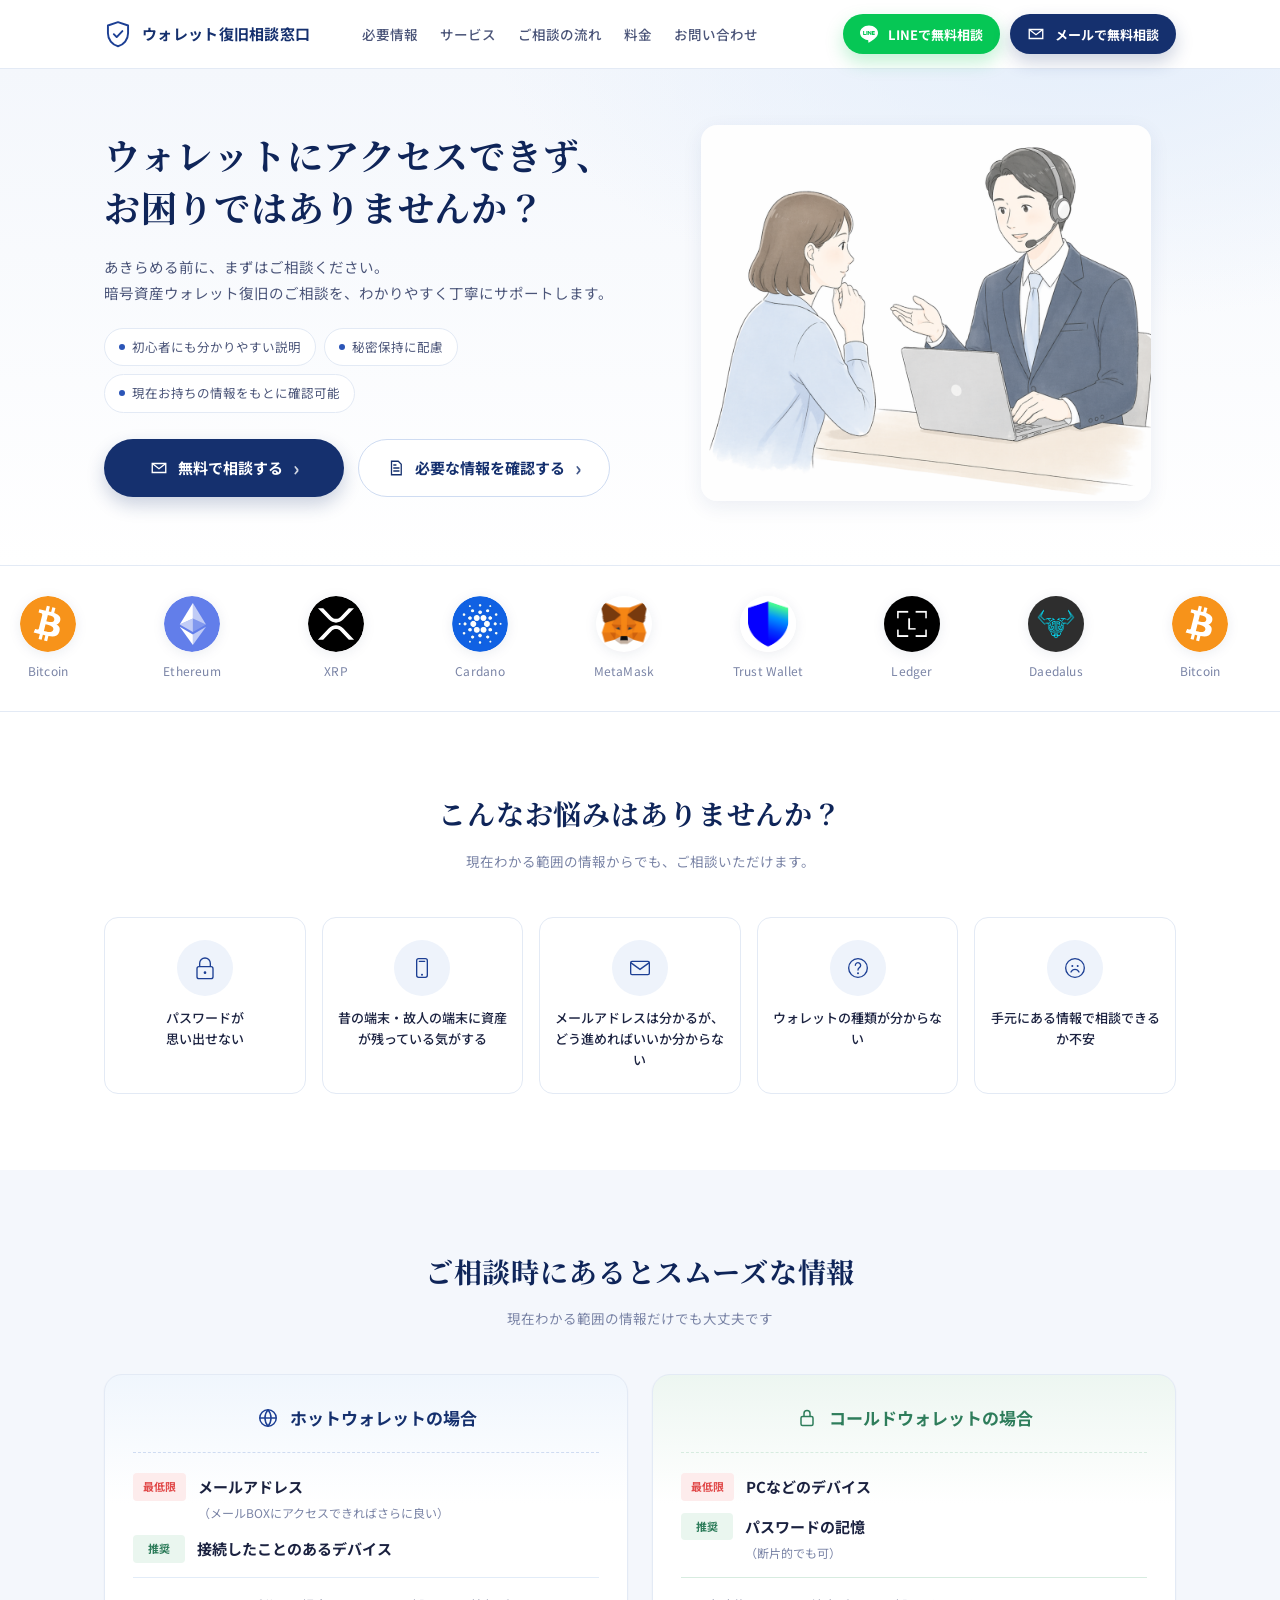
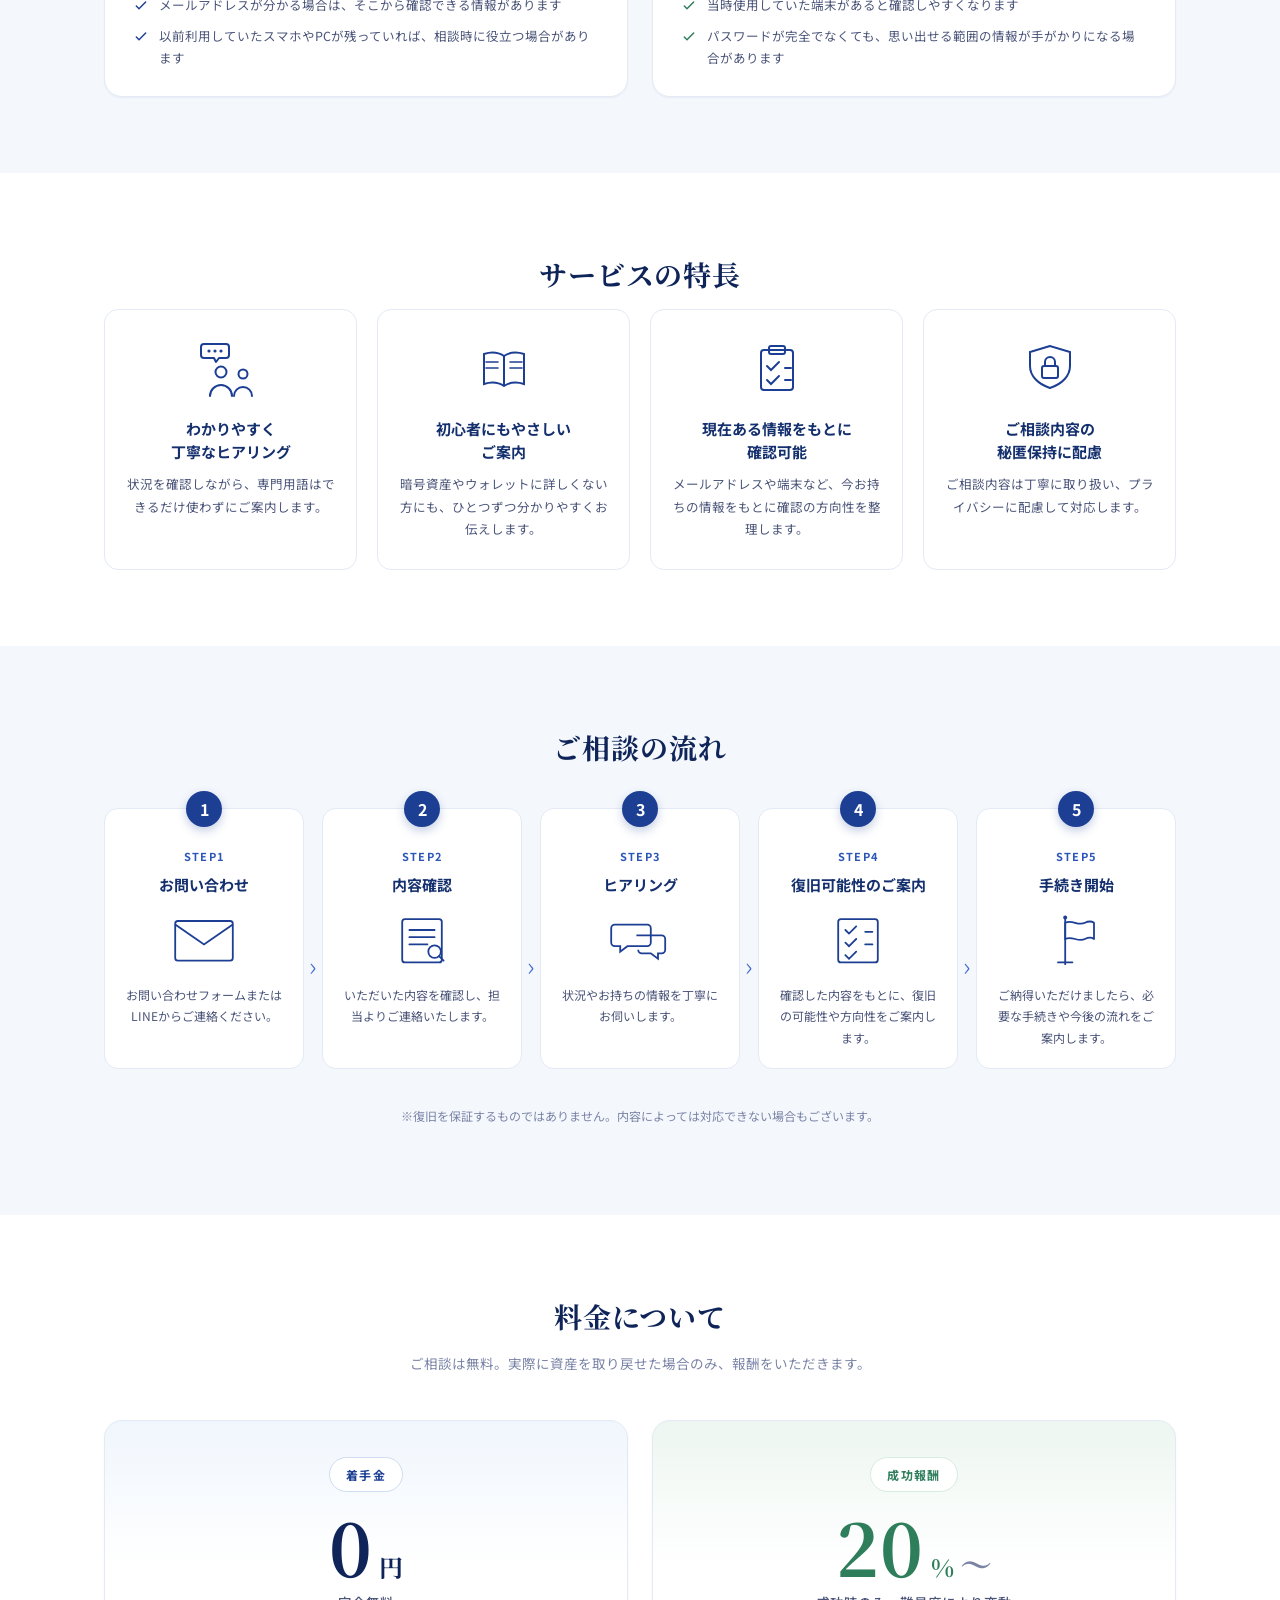
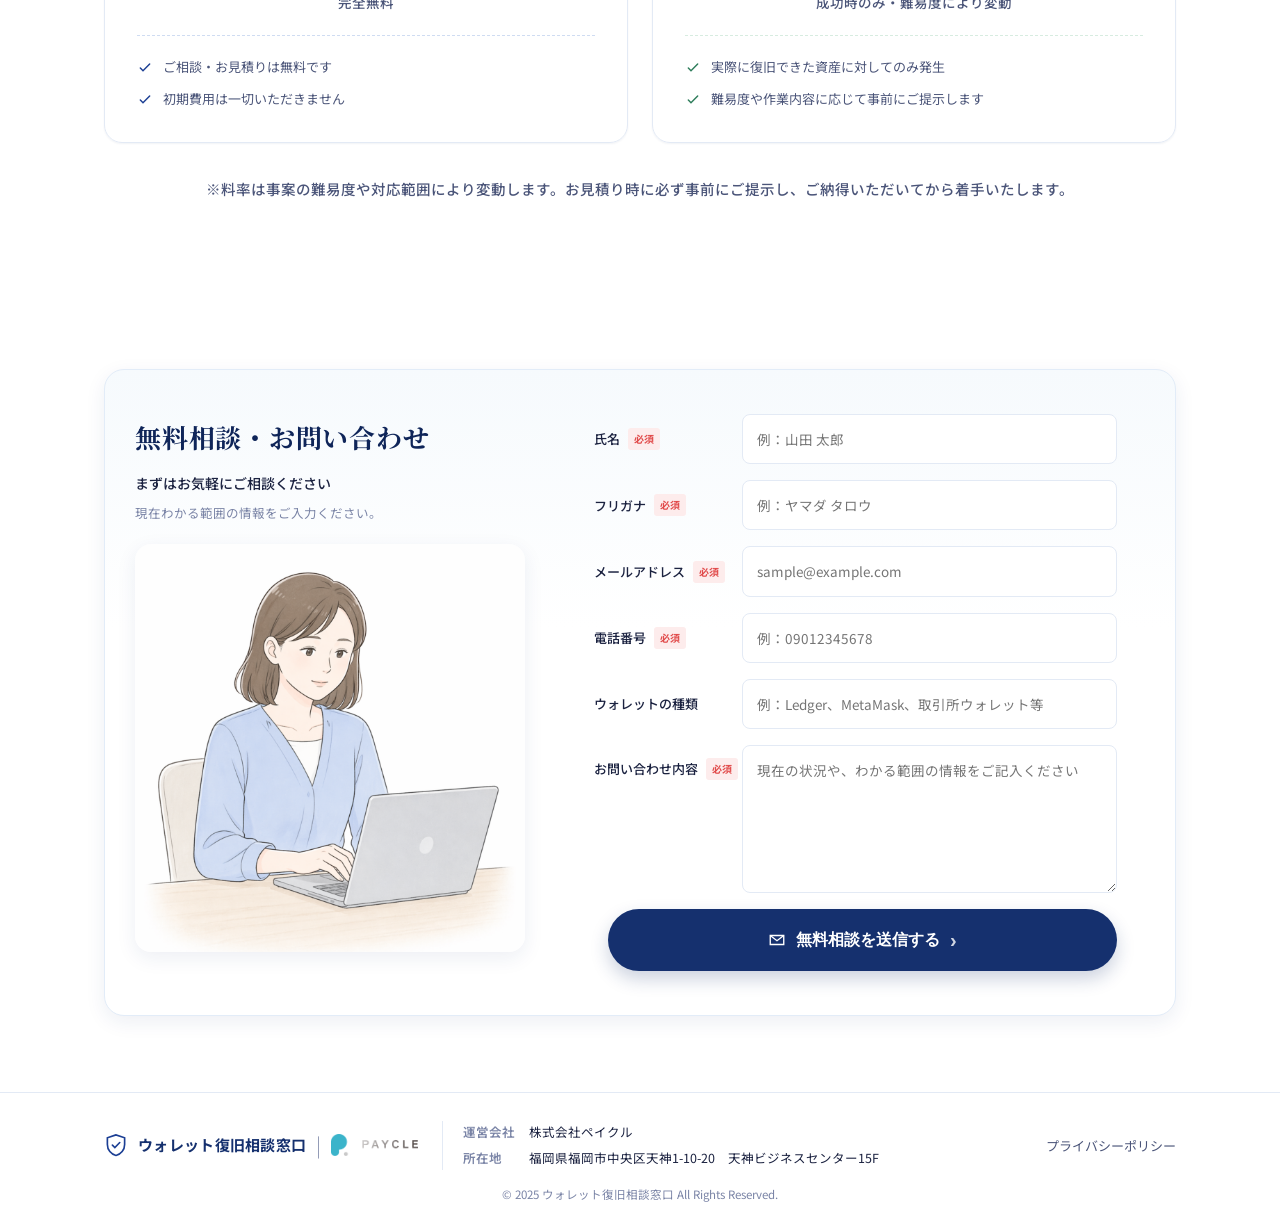
<file: index.html>
<!doctype html>
<html lang="ja">
<head>
<meta charset="utf-8" />
<meta name="viewport" content="width=device-width,initial-scale=1" />
<meta http-equiv="Cache-Control" content="no-cache, no-store, must-revalidate" />
<meta http-equiv="Pragma" content="no-cache" />
<meta http-equiv="Expires" content="0" />
<title>ウォレット復旧相談窓口｜暗号資産ウォレット復旧の無料相談</title>
<link rel="preconnect" href="https://fonts.googleapis.com">
<link rel="preconnect" href="https://fonts.gstatic.com" crossorigin>
<link rel="stylesheet" href="https://fonts.googleapis.com/css2?family=Noto+Sans+JP:wght@400;500;700&family=Noto+Serif+JP:wght@600;700&display=swap">
<link rel="stylesheet" href="styles.css?v=20260427c" />
</head>
<body>

<!-- ============== HEADER ============== -->
<header class="site-header">
  <div class="container header-inner">
    <div class="brand">
      <a class="brand-main" href="#">
        <span class="brand-mark" aria-hidden="true">
          <svg viewBox="0 0 32 32" width="28" height="28"><path d="M16 2.5 4.5 6.3v8.9c0 7.4 4.9 13.3 11.5 14.8 6.6-1.5 11.5-7.4 11.5-14.8V6.3L16 2.5Z" fill="none" stroke="#1C3F94" stroke-width="2.2" stroke-linejoin="round"/><path d="M11.2 16.2l3.3 3.3 6.5-6.8" fill="none" stroke="#1C3F94" stroke-width="2.2" stroke-linecap="round" stroke-linejoin="round"/></svg>
        </span>
        <span class="brand-name">ウォレット復旧相談窓口</span>
      </a>
    </div>
    <nav class="nav" aria-label="メイン">
      <a href="#info">必要情報</a>
      <a href="#service">サービス</a>
      <a href="#flow">ご相談の流れ</a>
      <a href="#pricing">料金</a>
      <a href="#contact">お問い合わせ</a>
    </nav>
    <div class="header-ctas">
      <a href="https://lin.ee/v0mCxSg" class="btn btn-line btn-sm" target="_blank" rel="noopener">
        <svg viewBox="0 0 24 24" class="i" aria-hidden="true"><path fill="currentColor" d="M24 10.314C24 4.943 18.615.572 12 .572S0 4.943 0 10.314c0 4.811 4.27 8.842 10.035 9.608.391.082.923.258 1.058.59.12.301.079.766.038 1.08l-.164 1.02c-.045.301-.24 1.186 1.049.645 1.291-.539 6.916-4.078 9.436-6.975C23.176 14.393 24 12.458 24 10.314M8.038 13.012c0 .131-.107.24-.24.24H4.444c-.132 0-.24-.109-.24-.24V8.135c0-.131.108-.24.24-.24h.84c.132 0 .24.109.24.24v3.797h2.114c.133 0 .24.109.24.24v.84zm1.793 0c0 .131-.107.24-.24.24h-.84c-.132 0-.24-.109-.24-.24V8.135c0-.131.108-.24.24-.24h.84c.133 0 .24.109.24.24v4.877zm5.42 0c0 .131-.108.24-.24.24h-.84a.24.24 0 0 1-.196-.103l-2.225-3.005v2.868c0 .131-.107.24-.24.24h-.84c-.132 0-.24-.109-.24-.24V8.135c0-.131.108-.24.24-.24h.84c.078 0 .151.037.196.099l2.225 3.005V8.135c0-.131.108-.24.24-.24h.84c.132 0 .24.109.24.24v4.877zm4.351-4.037a.24.24 0 0 1-.24.24h-2.114v.815h2.114c.131 0 .24.109.24.24v.84c0 .132-.109.24-.24.24h-2.114v.814h2.114c.131 0 .24.109.24.24v.84c0 .131-.109.24-.24.24h-3.194c-.132 0-.24-.109-.24-.24V8.135c0-.131.108-.24.24-.24h3.194c.131 0 .24.109.24.24v.84z"/></svg>
        LINEで無料相談
      </a>
      <a href="#contact" class="btn btn-primary btn-sm">
        <svg viewBox="0 0 24 24" class="i" aria-hidden="true"><path d="M3 6h18v12H3z" fill="none" stroke="currentColor" stroke-width="1.8"/><path d="m3 6 9 7 9-7" fill="none" stroke="currentColor" stroke-width="1.8"/></svg>
        メールで無料相談
      </a>
    </div>
  </div>
</header>

<!-- ============== HERO ============== -->
<section class="hero">
  <div class="container hero-grid">
    <div class="hero-copy">
      <h1 class="hero-title">
        ウォレットにアクセスできず、<br/>
        お困りではありませんか？
      </h1>
      <p class="hero-sub">
        あきらめる前に、まずはご相談ください。<br/>
        暗号資産ウォレット復旧のご相談を、わかりやすく丁寧にサポートします。
      </p>
      <ul class="hero-badges">
        <li><span class="dot"></span>初心者にも分かりやすい説明</li>
        <li><span class="dot"></span>秘密保持に配慮</li>
        <li><span class="dot"></span>現在お持ちの情報をもとに確認可能</li>
      </ul>
      <div class="hero-ctas">
        <a href="#contact" class="btn btn-primary btn-lg">
          <svg viewBox="0 0 24 24" class="i" aria-hidden="true"><path d="M3 6h18v12H3z" fill="none" stroke="currentColor" stroke-width="1.8"/><path d="m3 6 9 7 9-7" fill="none" stroke="currentColor" stroke-width="1.8"/></svg>
          無料で相談する
          <span class="arr">›</span>
        </a>
        <a href="#info" class="btn btn-outline btn-lg">
          <svg viewBox="0 0 24 24" class="i" aria-hidden="true"><path d="M6 3h9l4 4v14H6z" fill="none" stroke="currentColor" stroke-width="1.7"/><path d="M9 12h7M9 16h7M9 8h3" stroke="currentColor" stroke-width="1.7" fill="none" stroke-linecap="round"/></svg>
          必要な情報を確認する
          <span class="arr">›</span>
        </a>
      </div>
    </div>

    <!-- Illustration: consultation scene -->
    <div class="hero-art" aria-hidden="true">
      <img src="images/consult.png" alt="" class="art-svg" loading="lazy" />
    </div>
  </div>
</section>

<!-- ============== LOGOS MARQUEE ============== -->
<section class="logos" aria-label="対応暗号資産・ウォレット">
  <div class="logos-track">
    <!-- set 1 -->
    <div class="logo-item">
      <img src="images/bitcoin.svg" alt="Bitcoin" class="logo-svg logo-img" loading="lazy" />
      <span class="logo-name">Bitcoin</span>
    </div>
    <div class="logo-item">
      <img src="images/ethereum.svg" alt="Ethereum" class="logo-svg logo-img" loading="lazy" />
      <span class="logo-name">Ethereum</span>
    </div>
    <div class="logo-item">
      <img src="images/xrp.svg" alt="XRP" class="logo-svg logo-img" loading="lazy" />
      <span class="logo-name">XRP</span>
    </div>
    <div class="logo-item">
      <img src="images/cardano.webp" alt="Cardano" class="logo-svg logo-img" loading="lazy" />
      <span class="logo-name">Cardano</span>
    </div>
    <div class="logo-item">
      <img src="images/metamask.png" alt="MetaMask" class="logo-svg logo-img" loading="lazy" />
      <span class="logo-name">MetaMask</span>
    </div>
    <div class="logo-item">
      <img src="images/trustwallet.png" alt="Trust Wallet" class="logo-svg logo-img" loading="lazy" />
      <span class="logo-name">Trust Wallet</span>
    </div>
    <div class="logo-item">
      <img src="images/ledger.jpeg" alt="Ledger" class="logo-svg logo-img" loading="lazy" />
      <span class="logo-name">Ledger</span>
    </div>
    <div class="logo-item">
      <img src="images/daedalus.png" alt="Daedalus" class="logo-svg logo-img" loading="lazy" />
      <span class="logo-name">Daedalus</span>
    </div>
    <!-- set 2 (duplicate for seamless loop) -->
    <div class="logo-item" aria-hidden="true">
      <img src="images/bitcoin.svg" alt="" class="logo-svg logo-img" loading="lazy" />
      <span class="logo-name">Bitcoin</span>
    </div>
    <div class="logo-item" aria-hidden="true">
      <img src="images/ethereum.svg" alt="" class="logo-svg logo-img" loading="lazy" />
      <span class="logo-name">Ethereum</span>
    </div>
    <div class="logo-item" aria-hidden="true">
      <img src="images/xrp.svg" alt="" class="logo-svg logo-img" loading="lazy" />
      <span class="logo-name">XRP</span>
    </div>
    <div class="logo-item" aria-hidden="true">
      <img src="images/cardano.webp" alt="" class="logo-svg logo-img" loading="lazy" />
      <span class="logo-name">Cardano</span>
    </div>
    <div class="logo-item" aria-hidden="true">
      <img src="images/metamask.png" alt="" class="logo-svg logo-img" loading="lazy" />
      <span class="logo-name">MetaMask</span>
    </div>
    <div class="logo-item" aria-hidden="true">
      <img src="images/trustwallet.png" alt="" class="logo-svg logo-img" loading="lazy" />
      <span class="logo-name">Trust Wallet</span>
    </div>
    <div class="logo-item" aria-hidden="true">
      <img src="images/ledger.jpeg" alt="" class="logo-svg logo-img" loading="lazy" />
      <span class="logo-name">Ledger</span>
    </div>
    <div class="logo-item" aria-hidden="true">
      <img src="images/daedalus.png" alt="" class="logo-svg logo-img" loading="lazy" />
      <span class="logo-name">Daedalus</span>
    </div>
  </div>
</section>

<!-- ============== CONCERNS ============== -->
<section class="section">
  <div class="container">
    <h2 class="h-sec">こんなお悩みはありませんか？</h2>
    <p class="h-sub">現在わかる範囲の情報からでも、ご相談いただけます。</p>

    <div class="concerns">
      <article class="concern">
        <div class="c-ico">
          <svg viewBox="0 0 48 48"><rect x="12" y="22" width="24" height="18" rx="3" fill="none" stroke="#1C3F94" stroke-width="2"/><path d="M16 22v-5a8 8 0 0 1 16 0v5" fill="none" stroke="#1C3F94" stroke-width="2"/><circle cx="24" cy="31" r="2" fill="#1C3F94"/></svg>
        </div>
        <p>パスワードが<br/>思い出せない</p>
      </article>
      <article class="concern">
        <div class="c-ico">
          <svg viewBox="0 0 48 48"><rect x="16" y="10" width="16" height="28" rx="3" fill="none" stroke="#1C3F94" stroke-width="2"/><circle cx="24" cy="34" r="1.5" fill="#1C3F94"/><path d="M20 14h8" stroke="#1C3F94" stroke-width="2" stroke-linecap="round"/></svg>
        </div>
        <p>昔の端末・故人の端末に資産が残っている気がする</p>
      </article>
      <article class="concern">
        <div class="c-ico">
          <svg viewBox="0 0 48 48"><rect x="10" y="14" width="28" height="20" rx="2" fill="none" stroke="#1C3F94" stroke-width="2"/><path d="m10 16 14 10 14-10" fill="none" stroke="#1C3F94" stroke-width="2"/></svg>
        </div>
        <p>メールアドレスは分かるが、どう進めればいいか分からない</p>
      </article>
      <article class="concern">
        <div class="c-ico">
          <svg viewBox="0 0 48 48"><circle cx="24" cy="24" r="14" fill="none" stroke="#1C3F94" stroke-width="2"/><path d="M20 20a4 4 0 1 1 6 3.5c-2 1-2 2-2 3.5" fill="none" stroke="#1C3F94" stroke-width="2" stroke-linecap="round"/><circle cx="24" cy="32" r="1.5" fill="#1C3F94"/></svg>
        </div>
        <p>ウォレットの種類が分からない</p>
      </article>
      <article class="concern">
        <div class="c-ico">
          <svg viewBox="0 0 48 48"><circle cx="24" cy="24" r="14" fill="none" stroke="#1C3F94" stroke-width="2"/><path d="M18 30s2-4 6-4 6 4 6 4" fill="none" stroke="#1C3F94" stroke-width="2" stroke-linecap="round"/><circle cx="20" cy="21" r="1.5" fill="#1C3F94"/><circle cx="28" cy="21" r="1.5" fill="#1C3F94"/></svg>
        </div>
        <p>手元にある情報で相談できるか不安</p>
      </article>
    </div>
  </div>
</section>

<!-- ============== INFO: HOT / COLD ============== -->
<section id="info" class="section section-soft">
  <div class="container">
    <h2 class="h-sec">ご相談時にあるとスムーズな情報</h2>
    <p class="h-sub">現在わかる範囲の情報だけでも大丈夫です</p>

    <div class="wallets">
      <article class="wcard wcard-hot">
        <header class="w-head">
          <svg viewBox="0 0 32 32" class="w-ico"><circle cx="16" cy="16" r="11" fill="none" stroke="#1C3F94" stroke-width="2"/><path d="M5 16h22M16 5a17 17 0 0 1 0 22M16 5a17 17 0 0 0 0 22" stroke="#1C3F94" stroke-width="2" fill="none"/></svg>
          <h3>ホットウォレットの場合</h3>
        </header>
        <div class="w-row">
          <span class="tag tag-min">最低限</span>
          <div>
            <b>メールアドレス</b>
            <span class="w-note">（メールBOXにアクセスできればさらに良い）</span>
          </div>
        </div>
        <div class="w-row">
          <span class="tag tag-rec">推奨</span>
          <div><b>接続したことのあるデバイス</b></div>
        </div>
        <ul class="w-list">
          <li><svg viewBox="0 0 24 24" class="chk"><path d="m5 12 4 4 10-10" stroke="#1C3F94" stroke-width="2.2" fill="none" stroke-linecap="round"/></svg>
            メールアドレスが分かる場合は、そこから確認できる情報があります</li>
          <li><svg viewBox="0 0 24 24" class="chk"><path d="m5 12 4 4 10-10" stroke="#1C3F94" stroke-width="2.2" fill="none" stroke-linecap="round"/></svg>
            以前利用していたスマホやPCが残っていれば、相談時に役立つ場合があります</li>
        </ul>
      </article>

      <article class="wcard wcard-cold">
        <header class="w-head">
          <svg viewBox="0 0 32 32" class="w-ico"><rect x="8" y="14" width="16" height="12" rx="2" fill="none" stroke="#2E7D5B" stroke-width="2"/><path d="M12 14v-4a4 4 0 0 1 8 0v4" fill="none" stroke="#2E7D5B" stroke-width="2"/></svg>
          <h3>コールドウォレットの場合</h3>
        </header>
        <div class="w-row">
          <span class="tag tag-min tag-green">最低限</span>
          <div><b>PCなどのデバイス</b></div>
        </div>
        <div class="w-row">
          <span class="tag tag-rec tag-green">推奨</span>
          <div>
            <b>パスワードの記憶</b>
            <span class="w-note">（断片的でも可）</span>
          </div>
        </div>
        <ul class="w-list w-list-green">
          <li><svg viewBox="0 0 24 24" class="chk chk-green"><path d="m5 12 4 4 10-10" stroke="#2E7D5B" stroke-width="2.2" fill="none" stroke-linecap="round"/></svg>
            当時使用していた端末があると確認しやすくなります</li>
          <li><svg viewBox="0 0 24 24" class="chk chk-green"><path d="m5 12 4 4 10-10" stroke="#2E7D5B" stroke-width="2.2" fill="none" stroke-linecap="round"/></svg>
            パスワードが完全でなくても、思い出せる範囲の情報が手がかりになる場合があります</li>
        </ul>
      </article>
    </div>
  </div>
</section>

<!-- ============== SERVICE FEATURES ============== -->
<section id="service" class="section">
  <div class="container">
    <h2 class="h-sec">サービスの特長</h2>

    <div class="features">
      <article class="feature">
        <div class="f-ico">
          <svg viewBox="0 0 64 64">
            <path d="M5 6h22a3 3 0 0 1 3 3v8a3 3 0 0 1-3 3h-7l-3 4-2-4H5a3 3 0 0 1-3-3V9a3 3 0 0 1 3-3Z" fill="#fff" stroke="#1C3F94" stroke-width="2" stroke-linejoin="round"/>
            <circle cx="10" cy="13" r="1.6" fill="#1C3F94"/>
            <circle cx="16" cy="13" r="1.6" fill="#1C3F94"/>
            <circle cx="22" cy="13" r="1.6" fill="#1C3F94"/>
            <circle cx="44" cy="36" r="4.5" fill="none" stroke="#1C3F94" stroke-width="2"/>
            <path d="M35 58c0-5 4-9 9-9s9 4 9 9" fill="none" stroke="#1C3F94" stroke-width="2" stroke-linecap="round"/>
            <circle cx="22" cy="34" r="5.5" fill="#fff" stroke="#1C3F94" stroke-width="2"/>
            <path d="M11 58c0-6 5-11 11-11s11 5 11 11" fill="#fff" stroke="#1C3F94" stroke-width="2" stroke-linecap="round"/>
          </svg>
        </div>
        <h3>わかりやすく<br/>丁寧なヒアリング</h3>
        <p>状況を確認しながら、専門用語はできるだけ使わずにご案内します。</p>
      </article>
      <article class="feature">
        <div class="f-ico">
          <svg viewBox="0 0 64 64">
            <path d="M32 18c-6-4-14-4-20-2v30c6-2 14-2 20 2 6-4 14-4 20-2V16c-6-2-14-2-20 2Z" fill="none" stroke="#1C3F94" stroke-width="2"/>
            <path d="M32 18v30" stroke="#1C3F94" stroke-width="2"/>
            <path d="M14 24h12M14 30h12M38 24h12M38 30h12" stroke="#1C3F94" stroke-width="1.6" stroke-linecap="round"/>
          </svg>
        </div>
        <h3>初心者にもやさしい<br/>ご案内</h3>
        <p>暗号資産やウォレットに詳しくない方にも、ひとつずつ分かりやすくお伝えします。</p>
      </article>
      <article class="feature">
        <div class="f-ico">
          <svg viewBox="0 0 64 64">
            <rect x="16" y="12" width="32" height="40" rx="3" fill="none" stroke="#1C3F94" stroke-width="2"/>
            <rect x="24" y="8" width="16" height="8" rx="2" fill="none" stroke="#1C3F94" stroke-width="2"/>
            <path d="m22 28 4 4 8-8M22 42l4 4 8-8" stroke="#1C3F94" stroke-width="2" fill="none" stroke-linecap="round"/>
            <path d="M40 30h6M40 42h6" stroke="#1C3F94" stroke-width="2" stroke-linecap="round"/>
          </svg>
        </div>
        <h3>現在ある情報をもとに<br/>確認可能</h3>
        <p>メールアドレスや端末など、今お持ちの情報をもとに確認の方向性を整理します。</p>
      </article>
      <article class="feature">
        <div class="f-ico">
          <svg viewBox="0 0 64 64">
            <path d="M32 8 12 14v14c0 10 8 18 20 22 12-4 20-12 20-22V14L32 8Z" fill="none" stroke="#1C3F94" stroke-width="2"/>
            <rect x="24" y="28" width="16" height="12" rx="2" fill="none" stroke="#1C3F94" stroke-width="2"/>
            <path d="M27 28v-4a5 5 0 0 1 10 0v4" fill="none" stroke="#1C3F94" stroke-width="2"/>
          </svg>
        </div>
        <h3>ご相談内容の<br/>秘匿保持に配慮</h3>
        <p>ご相談内容は丁寧に取り扱い、プライバシーに配慮して対応します。</p>
      </article>
    </div>
  </div>
</section>

<!-- ============== FLOW ============== -->
<section id="flow" class="section section-soft">
  <div class="container">
    <h2 class="h-sec">ご相談の流れ</h2>

    <ol class="flow">
      <li class="flow-item">
        <div class="step-n">1</div>
        <div class="step-l">STEP1</div>
        <h3 class="step-t">お問い合わせ</h3>
        <div class="step-ico">
          <svg viewBox="0 0 80 64"><rect x="8" y="10" width="64" height="44" rx="3" fill="none" stroke="#1C3F94" stroke-width="2"/><path d="m8 14 32 22 32-22" fill="none" stroke="#1C3F94" stroke-width="2"/></svg>
        </div>
        <p class="step-d">お問い合わせフォームまたはLINEからご連絡ください。</p>
      </li>
      <li class="flow-arrow" aria-hidden="true">›</li>
      <li class="flow-item">
        <div class="step-n">2</div>
        <div class="step-l">STEP2</div>
        <h3 class="step-t">内容確認</h3>
        <div class="step-ico">
          <svg viewBox="0 0 80 64"><rect x="18" y="8" width="44" height="48" rx="3" fill="none" stroke="#1C3F94" stroke-width="2"/><path d="M26 20h28M26 28h28M26 36h20" stroke="#1C3F94" stroke-width="2" stroke-linecap="round"/><circle cx="54" cy="44" r="7" fill="none" stroke="#1C3F94" stroke-width="2"/><path d="m59 49 5 5" stroke="#1C3F94" stroke-width="2" stroke-linecap="round"/></svg>
        </div>
        <p class="step-d">いただいた内容を確認し、担当よりご連絡いたします。</p>
      </li>
      <li class="flow-arrow" aria-hidden="true">›</li>
      <li class="flow-item">
        <div class="step-n">3</div>
        <div class="step-l">STEP3</div>
        <h3 class="step-t">ヒアリング</h3>
        <div class="step-ico">
          <svg viewBox="0 0 80 64"><path d="M12 14h36a4 4 0 0 1 4 4v16a4 4 0 0 1-4 4H26l-8 6v-6h-6a4 4 0 0 1-4-4V18a4 4 0 0 1 4-4Z" fill="none" stroke="#1C3F94" stroke-width="2"/><path d="M36 26h28a4 4 0 0 1 4 4v12a4 4 0 0 1-4 4h-4v6l-8-6H42a4 4 0 0 1-4-4" fill="none" stroke="#1C3F94" stroke-width="2"/></svg>
        </div>
        <p class="step-d">状況やお持ちの情報を丁寧にお伺いします。</p>
      </li>
      <li class="flow-arrow" aria-hidden="true">›</li>
      <li class="flow-item">
        <div class="step-n">4</div>
        <div class="step-l">STEP4</div>
        <h3 class="step-t">復旧可能性のご案内</h3>
        <div class="step-ico">
          <svg viewBox="0 0 80 64"><rect x="18" y="8" width="44" height="48" rx="3" fill="none" stroke="#1C3F94" stroke-width="2"/><path d="M26 20l4 4 8-8M26 34l4 4 8-8M26 48l4 4 8-8" stroke="#1C3F94" stroke-width="2" fill="none" stroke-linecap="round"/><path d="M48 22h8M48 36h8" stroke="#1C3F94" stroke-width="2" stroke-linecap="round"/></svg>
        </div>
        <p class="step-d">確認した内容をもとに、復旧の可能性や方向性をご案内します。</p>
      </li>
      <li class="flow-arrow" aria-hidden="true">›</li>
      <li class="flow-item">
        <div class="step-n">5</div>
        <div class="step-l">STEP5</div>
        <h3 class="step-t">手続き開始</h3>
        <div class="step-ico">
          <svg viewBox="0 0 80 64"><path d="M28 6v52" stroke="#1C3F94" stroke-width="2" stroke-linecap="round"/><circle cx="28" cy="6" r="2.2" fill="#1C3F94"/><path d="M28 12c8-4 14 4 22 0c4-2 7-2 10 0v18c-3-2-6-2-10 0c-8 4-14-4-22 0V12Z" fill="none" stroke="#1C3F94" stroke-width="2" stroke-linejoin="round"/><path d="M20 56h16" stroke="#1C3F94" stroke-width="2" stroke-linecap="round"/></svg>
        </div>
        <p class="step-d">ご納得いただけましたら、必要な手続きや今後の流れをご案内します。</p>
      </li>
    </ol>

    <p class="flow-note">※復旧を保証するものではありません。内容によっては対応できない場合もございます。</p>
  </div>
</section>

<!-- ============== PRICING ============== -->
<section id="pricing" class="section">
  <div class="container">
    <h2 class="h-sec">料金について</h2>
    <p class="h-sub">ご相談は無料。実際に資産を取り戻せた場合のみ、報酬をいただきます。</p>

    <div class="pricing">
      <article class="pcard pcard-free">
        <div class="p-label">着手金</div>
        <div class="p-amount">
          <span class="p-num">0</span>
          <span class="p-unit">円</span>
        </div>
        <div class="p-tagline">完全無料</div>
        <ul class="p-list">
          <li>
            <svg viewBox="0 0 24 24" class="chk"><path d="m5 12 4 4 10-10" stroke="#1C3F94" stroke-width="2.2" fill="none" stroke-linecap="round"/></svg>
            ご相談・お見積りは無料です
          </li>
          <li>
            <svg viewBox="0 0 24 24" class="chk"><path d="m5 12 4 4 10-10" stroke="#1C3F94" stroke-width="2.2" fill="none" stroke-linecap="round"/></svg>
            初期費用は一切いただきません
          </li>
        </ul>
      </article>

      <article class="pcard pcard-success">
        <div class="p-label">成功報酬</div>
        <div class="p-amount">
          <span class="p-num">20</span>
          <span class="p-unit">%</span>
          <span class="p-from">〜</span>
        </div>
        <div class="p-tagline">成功時のみ・難易度により変動</div>
        <ul class="p-list p-list-green">
          <li>
            <svg viewBox="0 0 24 24" class="chk chk-green"><path d="m5 12 4 4 10-10" stroke="#2E7D5B" stroke-width="2.2" fill="none" stroke-linecap="round"/></svg>
            実際に復旧できた資産に対してのみ発生
          </li>
          <li>
            <svg viewBox="0 0 24 24" class="chk chk-green"><path d="m5 12 4 4 10-10" stroke="#2E7D5B" stroke-width="2.2" fill="none" stroke-linecap="round"/></svg>
            難易度や作業内容に応じて事前にご提示します
          </li>
        </ul>
      </article>
    </div>

    <p class="pricing-note">※料率は事案の難易度や対応範囲により変動します。お見積り時に必ず事前にご提示し、ご納得いただいてから着手いたします。</p>
  </div>
</section>

<!-- ============== CONTACT FORM ============== -->
<section id="contact" class="section">
  <div class="container">
    <div class="form-card">
      <div class="form-left">
        <h2 class="form-title">無料相談・お問い合わせ</h2>
        <p class="form-lead">まずはお気軽にご相談ください</p>
        <p class="form-sub">現在わかる範囲の情報をご入力ください。</p>

        <!-- illustration: woman at laptop -->
        <div class="form-art" aria-hidden="true">
          <img src="images/pc.png" alt="" class="art-svg" loading="lazy" />
        </div>
      </div>

      <form class="form-right" novalidate>
        <div class="field">
          <label for="f-name">氏名<span class="req">必須</span></label>
          <input id="f-name" name="name" type="text" placeholder="例：山田 太郎" required />
        </div>
        <div class="field">
          <label for="f-kana">フリガナ<span class="req">必須</span></label>
          <input id="f-kana" name="kana" type="text" placeholder="例：ヤマダ タロウ" required />
        </div>
        <div class="field">
          <label for="f-mail">メールアドレス<span class="req">必須</span></label>
          <input id="f-mail" name="email" type="email" placeholder="sample@example.com" required />
        </div>
        <div class="field">
          <label for="f-tel">電話番号<span class="req">必須</span></label>
          <input id="f-tel" name="tel" type="tel" placeholder="例：09012345678" required />
        </div>
        <div class="field">
          <label for="f-wallet">ウォレットの種類</label>
          <input id="f-wallet" name="wallet" type="text" placeholder="例：Ledger、MetaMask、取引所ウォレット等" />
        </div>
        <div class="field">
          <label for="f-msg">お問い合わせ内容<span class="req">必須</span></label>
          <textarea id="f-msg" name="message" rows="5" placeholder="現在の状況や、わかる範囲の情報をご記入ください" required></textarea>
        </div>

        <button type="submit" class="btn btn-primary btn-xl">
          <svg viewBox="0 0 24 24" class="i"><path d="M3 6h18v12H3z" fill="none" stroke="currentColor" stroke-width="1.8"/><path d="m3 6 9 7 9-7" fill="none" stroke="currentColor" stroke-width="1.8"/></svg>
          無料相談を送信する
          <span class="arr">›</span>
        </button>

      </form>
    </div>
  </div>
</section>

<!-- ============== FOOTER ============== -->
<footer class="site-footer">
  <div class="container foot-inner">
    <div class="brand">
      <a class="brand-main" href="#">
        <span class="brand-mark" aria-hidden="true">
          <svg viewBox="0 0 32 32" width="24" height="24"><path d="M16 2.5 4.5 6.3v8.9c0 7.4 4.9 13.3 11.5 14.8 6.6-1.5 11.5-7.4 11.5-14.8V6.3L16 2.5Z" fill="none" stroke="#1C3F94" stroke-width="2.2"/><path d="M11.2 16.2l3.3 3.3 6.5-6.8" fill="none" stroke="#1C3F94" stroke-width="2.2" stroke-linecap="round"/></svg>
        </span>
        <span class="brand-name">ウォレット復旧相談窓口</span>
      </a>
      <span class="brand-sep" aria-hidden="true">|</span>
      <a class="brand-by" href="https://www.paycle.com/" target="_blank" rel="noopener">
        <img src="images/paycle.png" alt="Paycle" class="brand-by-logo" />
      </a>
    </div>
    <dl class="foot-info">
      <dt>運営会社</dt><dd>株式会社ペイクル</dd>
      <dt>所在地</dt><dd>福岡県福岡市中央区天神1-10-20　天神ビジネスセンター15F</dd>
    </dl>
    <nav class="foot-nav">
      <a href="privacy.html">プライバシーポリシー</a>
    </nav>
  </div>
  <p class="copy">© 2025 ウォレット復旧相談窓口 All Rights Reserved.</p>
</footer>

<script>
  // smooth scroll + submit stub
  document.querySelectorAll('a[href^="#"]').forEach(a => {
    a.addEventListener('click', e => {
      const id = a.getAttribute('href');
      if (id.length > 1) {
        const el = document.querySelector(id);
        if (el) { e.preventDefault(); window.scrollTo({top: el.offsetTop - 80, behavior: 'smooth'}); }
      }
    });
  });
</script>
</body>
</html>
</file>
<file: styles.css>
/* ========= tokens ========= */
:root{
  --navy-900:#0F2559;
  --navy-800:#15306E;
  --navy-700:#1C3F94;
  --navy-600:#2B55B7;
  --navy-500:#3E6BD0;
  --blue-50:#EEF3FB;
  --blue-100:#E2ECF8;
  --blue-200:#CFDCF2;
  --ink:#1B2240;
  --ink-2:#4B5579;
  --ink-3:#7A84A6;
  --bg:#FFFFFF;
  --bg-soft:#F4F7FC;
  --line:#E3EAF5;
  --green-700:#2E7D5B;
  --green-50:#EAF6EF;
  --green-100:#D7ECE0;
  --red:#E14B4B;
  --red-50:#FDECEC;
  --radius:14px;
  --radius-lg:18px;
  --shadow-sm: 0 1px 2px rgba(23, 48, 110, .06);
  --shadow: 0 6px 20px rgba(23, 48, 110, .08);
}
*{box-sizing:border-box}
html,body{margin:0;padding:0}
body{
  font-family: "Noto Sans JP", system-ui, sans-serif;
  color:var(--ink);
  background:var(--bg);
  font-size:15px;
  line-height:1.8;
  -webkit-font-smoothing:antialiased;
}
img,svg{display:block;max-width:100%}
a{color:inherit;text-decoration:none}
.container{max-width:1120px;margin:0 auto;padding:0 24px}

/* ========= header ========= */
.site-header{
  position:sticky;top:0;z-index:50;
  background:rgba(255,255,255,.92);
  backdrop-filter:saturate(1.3) blur(8px);
  border-bottom:1px solid var(--line);
}
.header-inner{display:flex;align-items:center;gap:28px;height:68px}
.brand{display:flex;align-items:center;gap:10px;font-weight:700;color:var(--navy-800);font-size:15px}
.brand-main{display:inline-flex;align-items:center;gap:10px;line-height:1.2;color:inherit;text-decoration:none}
.brand-by{display:inline-flex;align-items:center;text-decoration:none}
.brand-by:hover{opacity:.8}
.brand-name{letter-spacing:.02em}
.brand-sep{font-size:20px;color:var(--ink-3);font-weight:300;line-height:1;opacity:.9}
.brand-by-logo{height:22px;width:auto;display:block;opacity:.95}
.nav{display:flex;gap:22px;margin-left:24px;flex:1}
.nav a{font-size:13.5px;color:var(--ink-2);font-weight:500}
.nav a:hover{color:var(--navy-700)}
.header-ctas{display:flex;gap:10px}

/* ========= buttons ========= */
.btn{
  display:inline-flex;align-items:center;justify-content:center;gap:10px;
  font-weight:700;border-radius:999px;
  padding:12px 22px;font-size:14px;line-height:1;
  transition:transform .15s, box-shadow .15s, background .15s;
  border:1.5px solid transparent;cursor:pointer;
}
.btn .i{width:18px;height:18px;flex:none}
.btn .arr{font-size:20px;line-height:1;opacity:.8}
.btn-sm{padding:10px 16px;font-size:13px}
.btn-lg{padding:18px 28px;font-size:15px;min-width:240px}
.btn-xl{padding:20px 28px;font-size:16px;width:100%}
.btn-primary{
  background:var(--navy-800);color:#fff;
  box-shadow:0 8px 18px rgba(21,48,110,.22);
}
.btn-primary:hover{background:var(--navy-700);transform:translateY(-1px);box-shadow:0 10px 22px rgba(21,48,110,.28)}
.btn-outline{background:#fff;color:var(--navy-800);border-color:var(--blue-200)}
.btn-outline:hover{border-color:var(--navy-500);background:var(--blue-50)}
.btn-ghost{background:transparent;color:var(--navy-800);border-color:var(--blue-200)}
.btn-ghost:hover{background:var(--blue-50)}
.btn-line{
  background:#06C755;color:#fff;
  box-shadow:0 8px 18px rgba(6,199,85,.25);
}
.btn-line:hover{background:#05B14B;transform:translateY(-1px);box-shadow:0 10px 22px rgba(6,199,85,.32)}

/* ========= hero ========= */
.hero{
  background:
    radial-gradient(1000px 500px at 85% -10%, #E4EEFB 0%, transparent 60%),
    linear-gradient(180deg, #F4F7FC 0%, #FFFFFF 100%);
  padding:56px 0 64px;
}
.hero-grid{display:grid;grid-template-columns:1.05fr 1fr;gap:48px;align-items:center}
.hero-title{
  font-family:"Noto Serif JP","Noto Sans JP",serif;
  font-weight:700;
  color:var(--navy-900);
  font-size:36px;line-height:1.45;
  letter-spacing:.02em;
  margin:0 0 20px;
}
.hero-sub{color:var(--ink-2);font-size:14.5px;margin:0 0 22px}
.hero-badges{list-style:none;padding:0;margin:0 0 26px;display:flex;flex-wrap:wrap;gap:8px}
.hero-badges li{
  display:inline-flex;align-items:center;gap:7px;
  background:#fff;border:1px solid var(--line);
  border-radius:999px;padding:7px 14px;font-size:12.5px;color:var(--ink-2);
}
.hero-badges .dot{width:6px;height:6px;border-radius:50%;background:var(--navy-600)}
.hero-ctas{display:flex;flex-wrap:wrap;gap:14px}
.hero-art{position:relative}
.art-svg{width:100%;height:auto;border-radius:16px;box-shadow:var(--shadow)}
.hero-art .art-svg{width:90%;margin-inline:auto;display:block}

/* ========= logos marquee ========= */
.logos{
  padding:30px 0;
  border-top:1px solid var(--line);
  border-bottom:1px solid var(--line);
  background:#fff;
  overflow:hidden;
}
.logos-track{
  display:flex;
  gap:48px;
  width:max-content;
  align-items:center;
  animation: logos-scroll 32s linear infinite;
}
.logos:hover .logos-track{ animation-play-state: paused; }
.logo-item{
  display:flex;
  flex-direction:column;
  align-items:center;
  gap:8px;
  flex:none;
  width:96px;
}
.logo-svg{
  width:56px;height:56px;display:block;
  filter:drop-shadow(0 2px 6px rgba(15,30,80,.08));
  transition:transform .25s ease;
}
.logo-img{object-fit:contain;border-radius:50%;background:#fff}
.logo-item:hover .logo-svg{ transform:translateY(-2px) scale(1.05); }
.logo-name{ font-size:12px;color:var(--ink-3);white-space:nowrap;letter-spacing:.02em }
@keyframes logos-scroll{
  from { transform: translateX(0); }
  to   { transform: translateX(calc(-50% - 24px)); }
}
@media (prefers-reduced-motion: reduce){
  .logos-track{ animation: none; }
}

/* ========= generic section ========= */
.section{padding:76px 0}
.section-soft{background:var(--bg-soft)}
.h-sec{
  font-family:"Noto Serif JP","Noto Sans JP",serif;
  text-align:center;color:var(--navy-900);
  font-size:28px;font-weight:700;margin:0 0 10px;letter-spacing:.03em;
}
.h-sub{text-align:center;color:var(--ink-3);margin:0 0 44px;font-size:13.5px}

/* ========= concerns ========= */
.concerns{
  display:grid;grid-template-columns:repeat(5,1fr);gap:16px;
}
.concern{
  background:#fff;border:1px solid var(--line);border-radius:var(--radius);
  padding:22px 14px;text-align:center;
  transition:transform .2s, box-shadow .2s, border-color .2s;
}
.concern:hover{transform:translateY(-2px);box-shadow:var(--shadow);border-color:var(--blue-200)}
.c-ico{width:56px;height:56px;margin:0 auto 12px;display:grid;place-items:center;background:var(--blue-50);border-radius:50%}
.c-ico svg{width:32px;height:32px}
.concern p{margin:0;color:var(--ink);font-size:13px;line-height:1.6;font-weight:500}

/* ========= wallets (hot/cold) ========= */
.wallets{display:grid;grid-template-columns:1fr 1fr;gap:24px}
.wcard{background:#fff;border:1px solid var(--line);border-radius:var(--radius-lg);padding:28px;box-shadow:var(--shadow-sm)}
.wcard-hot{background:linear-gradient(180deg,#F0F6FD,#fff 40%)}
.wcard-cold{background:linear-gradient(180deg,#EDF6F1,#fff 40%)}
.w-head{display:flex;align-items:center;justify-content:center;gap:10px;padding-bottom:18px;border-bottom:1px dashed var(--blue-200);margin-bottom:20px}
.wcard-cold .w-head{border-bottom-color:var(--green-100)}
.w-head h3{margin:0;font-size:17px;color:var(--navy-800);font-weight:700}
.wcard-cold .w-head h3{color:var(--green-700)}
.w-ico{width:24px;height:24px}
.w-row{display:flex;gap:12px;align-items:flex-start;margin-bottom:12px}
.w-row b{display:block;color:var(--ink);font-size:15px;font-weight:700}
.w-note{font-size:12px;color:var(--ink-3);font-weight:400;display:block;margin-top:2px}
.tag{
  flex:none;display:inline-flex;align-items:center;justify-content:center;
  padding:4px 10px;font-size:11px;font-weight:700;border-radius:4px;min-width:52px;
}
.tag-min{background:var(--red-50);color:var(--red)}
.tag-rec{background:var(--green-50);color:var(--green-700)}
.tag-green.tag-min{background:var(--red-50);color:var(--red)}
.w-list{list-style:none;padding:16px 0 0;margin:14px 0 0;border-top:1px solid var(--blue-100);display:flex;flex-direction:column;gap:10px}
.w-list-green{border-top-color:var(--green-100)}
.w-list li{display:flex;gap:10px;align-items:flex-start;font-size:12.5px;color:var(--ink-2);line-height:1.7}
.chk{width:16px;height:16px;flex:none;margin-top:4px}

/* ========= features ========= */
.features{display:grid;grid-template-columns:repeat(4,1fr);gap:20px}
.feature{background:#fff;border:1px solid var(--line);border-radius:var(--radius);padding:28px 20px;text-align:center}
.f-ico{width:64px;height:64px;margin:0 auto 16px}
.feature h3{font-size:15px;color:var(--navy-800);margin:0 0 10px;line-height:1.5;font-weight:700}
.feature p{font-size:12.5px;color:var(--ink-2);margin:0;line-height:1.8}

/* ========= flow ========= */
.flow{list-style:none;padding:0;margin:0;display:grid;grid-template-columns:1fr 18px 1fr 18px 1fr 18px 1fr 18px 1fr;gap:0;align-items:stretch}
.flow-item{
  background:#fff;border:1px solid var(--line);border-radius:var(--radius);
  padding:22px 16px 20px;text-align:center;position:relative;
  height:100%;
  display:flex;flex-direction:column;
}
.step-n{
  position:absolute;top:-18px;left:50%;transform:translateX(-50%);
  width:36px;height:36px;border-radius:50%;background:var(--navy-700);color:#fff;
  display:grid;place-items:center;font-weight:700;font-size:16px;
  box-shadow:0 4px 10px rgba(28,63,148,.25);
}
.step-l{font-size:11px;color:var(--navy-600);font-weight:700;letter-spacing:.1em;margin-top:16px}
.step-t{font-size:15px;color:var(--navy-800);margin:4px 0 14px;font-weight:700}
.step-ico{width:72px;margin:0 auto 14px}
.step-d{font-size:12px;color:var(--ink-2);margin:0;line-height:1.8;text-align:center}
.flow-arrow{display:flex;align-items:center;justify-content:center;color:var(--navy-500);font-size:26px;font-weight:300;padding-top:52px;line-height:1}
.flow-note{text-align:center;color:var(--ink-3);font-size:12px;margin-top:36px}
#flow .h-sec{margin-bottom:36px}

/* ========= pricing ========= */
.pricing{display:grid;grid-template-columns:1fr 1fr;gap:24px}
.pcard{
  background:#fff;border:1px solid var(--line);border-radius:var(--radius-lg);
  padding:36px 32px 32px;box-shadow:var(--shadow-sm);text-align:center;
  position:relative;overflow:hidden;
}
.pcard-free{background:linear-gradient(180deg,#F0F6FD,#fff 45%)}
.pcard-success{background:linear-gradient(180deg,#EDF6F1,#fff 45%)}
.p-label{
  display:inline-block;font-size:12px;font-weight:700;letter-spacing:.12em;
  color:var(--navy-700);background:#fff;border:1px solid var(--blue-200);
  padding:6px 16px;border-radius:999px;margin-bottom:18px;
}
.pcard-success .p-label{color:var(--green-700);border-color:var(--green-100)}
.p-amount{
  display:flex;align-items:baseline;justify-content:center;gap:4px;
  color:var(--navy-900);margin-bottom:8px;
  font-family:"Noto Serif JP","Noto Sans JP",serif;
}
.pcard-success .p-amount{color:var(--green-700)}
.p-num{font-size:72px;font-weight:700;line-height:1;letter-spacing:.02em}
.p-unit{font-size:24px;font-weight:700;line-height:1;margin-left:2px}
.p-from{font-size:32px;font-weight:700;line-height:1;color:var(--ink-3);margin-left:2px}
.p-tagline{
  font-size:13.5px;color:var(--ink-2);font-weight:500;
  padding-bottom:20px;margin-bottom:20px;
  border-bottom:1px dashed var(--blue-200);
}
.pcard-success .p-tagline{border-bottom-color:var(--green-100)}
.p-list{list-style:none;padding:0;margin:0;display:flex;flex-direction:column;gap:10px;text-align:left}
.p-list li{display:flex;gap:10px;align-items:flex-start;font-size:13px;color:var(--ink-2);line-height:1.7}
.p-list .chk{width:16px;height:16px;flex:none;margin-top:4px}
.pricing-note{text-align:center;color:var(--ink-2);font-size:14.5px;margin-top:32px;line-height:1.9;font-weight:500}

/* ========= form ========= */
.form-card{
  background:#fff;border:1px solid var(--blue-100);
  border-radius:20px;padding:44px;box-shadow:var(--shadow);
  background-image:linear-gradient(180deg,#F6FAFD, #FFF 40%);
  display:grid;grid-template-columns:0.85fr 1fr;gap:40px;
}
.form-left{transform:translateX(-14px)}
.form-title{
  font-family:"Noto Serif JP","Noto Sans JP",serif;
  color:var(--navy-900);font-size:26px;margin:0 0 10px;font-weight:700;letter-spacing:.03em;
}
.form-lead{font-size:14px;color:var(--ink);margin:0 0 6px;font-weight:500}
.form-sub{font-size:12.5px;color:var(--ink-3);margin:0 0 20px}
.form-art{margin-top:6px}
.form-art .art-svg{width:90%;margin-left:0;margin-right:auto;display:block}
.form-right{display:flex;flex-direction:column;gap:16px;transform:translateX(-14px)}
.field{display:grid;grid-template-columns:120px 1fr;gap:14px;align-items:center}
.field label{
  font-size:13px;color:var(--ink);font-weight:500;
  display:inline-flex;align-items:center;gap:8px;
  white-space:nowrap;flex-wrap:nowrap;
  transform:translateX(-14px);
}
.req{
  background:var(--red-50);color:var(--red);font-size:10px;font-weight:700;
  padding:2px 6px;border-radius:3px;white-space:nowrap;
}
.field input,.field textarea{
  width:100%;font:inherit;color:var(--ink);
  border:1px solid var(--line);background:#fff;border-radius:8px;
  padding:12px 14px;font-size:13.5px;
  transition:border-color .15s, box-shadow .15s;
}
.field textarea{grid-column:2;resize:vertical;min-height:110px}
.field:has(textarea){align-items:flex-start}
.field:has(textarea) label{padding-top:12px}
.field input:focus,.field textarea:focus{
  outline:none;border-color:var(--navy-600);
  box-shadow:0 0 0 3px rgba(62,107,208,.15);
}
.check{display:inline-flex;align-items:center;gap:10px;font-size:13px;color:var(--ink-2);margin:8px 0 6px;cursor:pointer;user-select:none}
.check input{position:absolute;opacity:0;pointer-events:none}
.check .box{width:16px;height:16px;border:1.5px solid var(--ink-3);border-radius:3px;flex:none;display:grid;place-items:center;background:#fff;transition:all .15s}
.check input:checked + .box{background:var(--navy-700);border-color:var(--navy-700)}
.check input:checked + .box::after{content:"";width:8px;height:4px;border:2px solid #fff;border-top:0;border-right:0;transform:rotate(-45deg) translate(1px,-1px)}
.mini-link{display:inline-block;font-size:12.5px;color:var(--navy-600);text-align:center;margin-top:8px;text-decoration:underline;text-underline-offset:3px}

/* ========= bottom cta ========= */
.bottom-cta{padding:44px 0 72px;background:var(--bg-soft)}
.bcta-inner{
  background:linear-gradient(180deg,#F0F6FD,#fff);
  border:1px solid var(--blue-100);
  border-radius:20px;padding:40px 44px;box-shadow:var(--shadow-sm);
  display:grid;grid-template-columns:1fr 420px;gap:40px;align-items:center;
}
.bcta-copy h2{
  font-family:"Noto Serif JP","Noto Sans JP",serif;
  color:var(--navy-900);font-size:24px;margin:0 0 14px;font-weight:700;letter-spacing:.03em;line-height:1.6;
}
.bcta-copy p{color:var(--ink-2);font-size:13px;margin:0 0 22px}
.bcta-btn{min-width:280px}
.bcta-art .art-svg{width:60%;margin-inline:auto}

/* ========= footer ========= */
.site-footer{background:#fff;border-top:1px solid var(--line);padding:28px 0}
.foot-inner{display:flex;align-items:center;justify-content:space-between;gap:24px;flex-wrap:wrap}
.foot-nav{display:flex;gap:16px;color:var(--ink-2);font-size:13px;align-items:center}
.foot-nav a:hover{color:var(--navy-700)}
.foot-nav .sep{color:var(--line)}
.foot-info{
  display:grid;grid-template-columns:max-content 1fr;column-gap:14px;row-gap:4px;
  margin:0;padding-left:20px;border-left:1px solid var(--line);
  font-size:12.5px;color:var(--ink-2);flex:1;min-width:280px;
}
.foot-info dt{color:var(--ink-3);font-weight:600}
.foot-info dd{margin:0;color:var(--ink)}
.copy{text-align:center;color:var(--ink-3);font-size:11.5px;margin:14px 0 0}
@media (max-width: 980px){
  .foot-inner{flex-direction:column;align-items:flex-start;gap:14px}
  .foot-info{
    padding-left:0;border-left:none;border-top:1px dashed var(--line);
    padding-top:12px;margin-top:0;min-width:0;width:100%;
    grid-template-columns:5em 1fr;column-gap:10px;row-gap:6px;
  }
  .foot-info dd{word-break:break-word}
  .foot-nav{width:100%}
}

/* ========= responsive ========= */
@media (max-width: 980px){
  .nav{display:none}
  .header-ctas .btn-primary{display:none}
  .brand-by-logo{height:18px}
  .brand-sep{font-size:16px}
  .hero-grid{grid-template-columns:1fr;gap:28px}
  .hero-title{font-size:30px}
  .logos{padding:22px 0}
  .logo-item{width:84px}
  .logo-svg{width:48px;height:48px}
  .concerns{grid-template-columns:repeat(2,1fr)}
  .wallets{grid-template-columns:1fr}
  .features{grid-template-columns:repeat(2,1fr)}
  .flow{grid-template-columns:1fr}
  .flow-arrow{transform:rotate(90deg);padding:8px 0}
  .pricing{grid-template-columns:1fr}
  .pcard{padding:28px 22px 24px}
  .p-num{font-size:60px}
  .form-card{grid-template-columns:1fr;padding:28px}
  .form-left,.form-right{transform:none}
  .field{grid-template-columns:1fr;gap:6px}
  .field textarea{grid-column:1}
  .bcta-inner{grid-template-columns:1fr;padding:28px}
}
</file>
